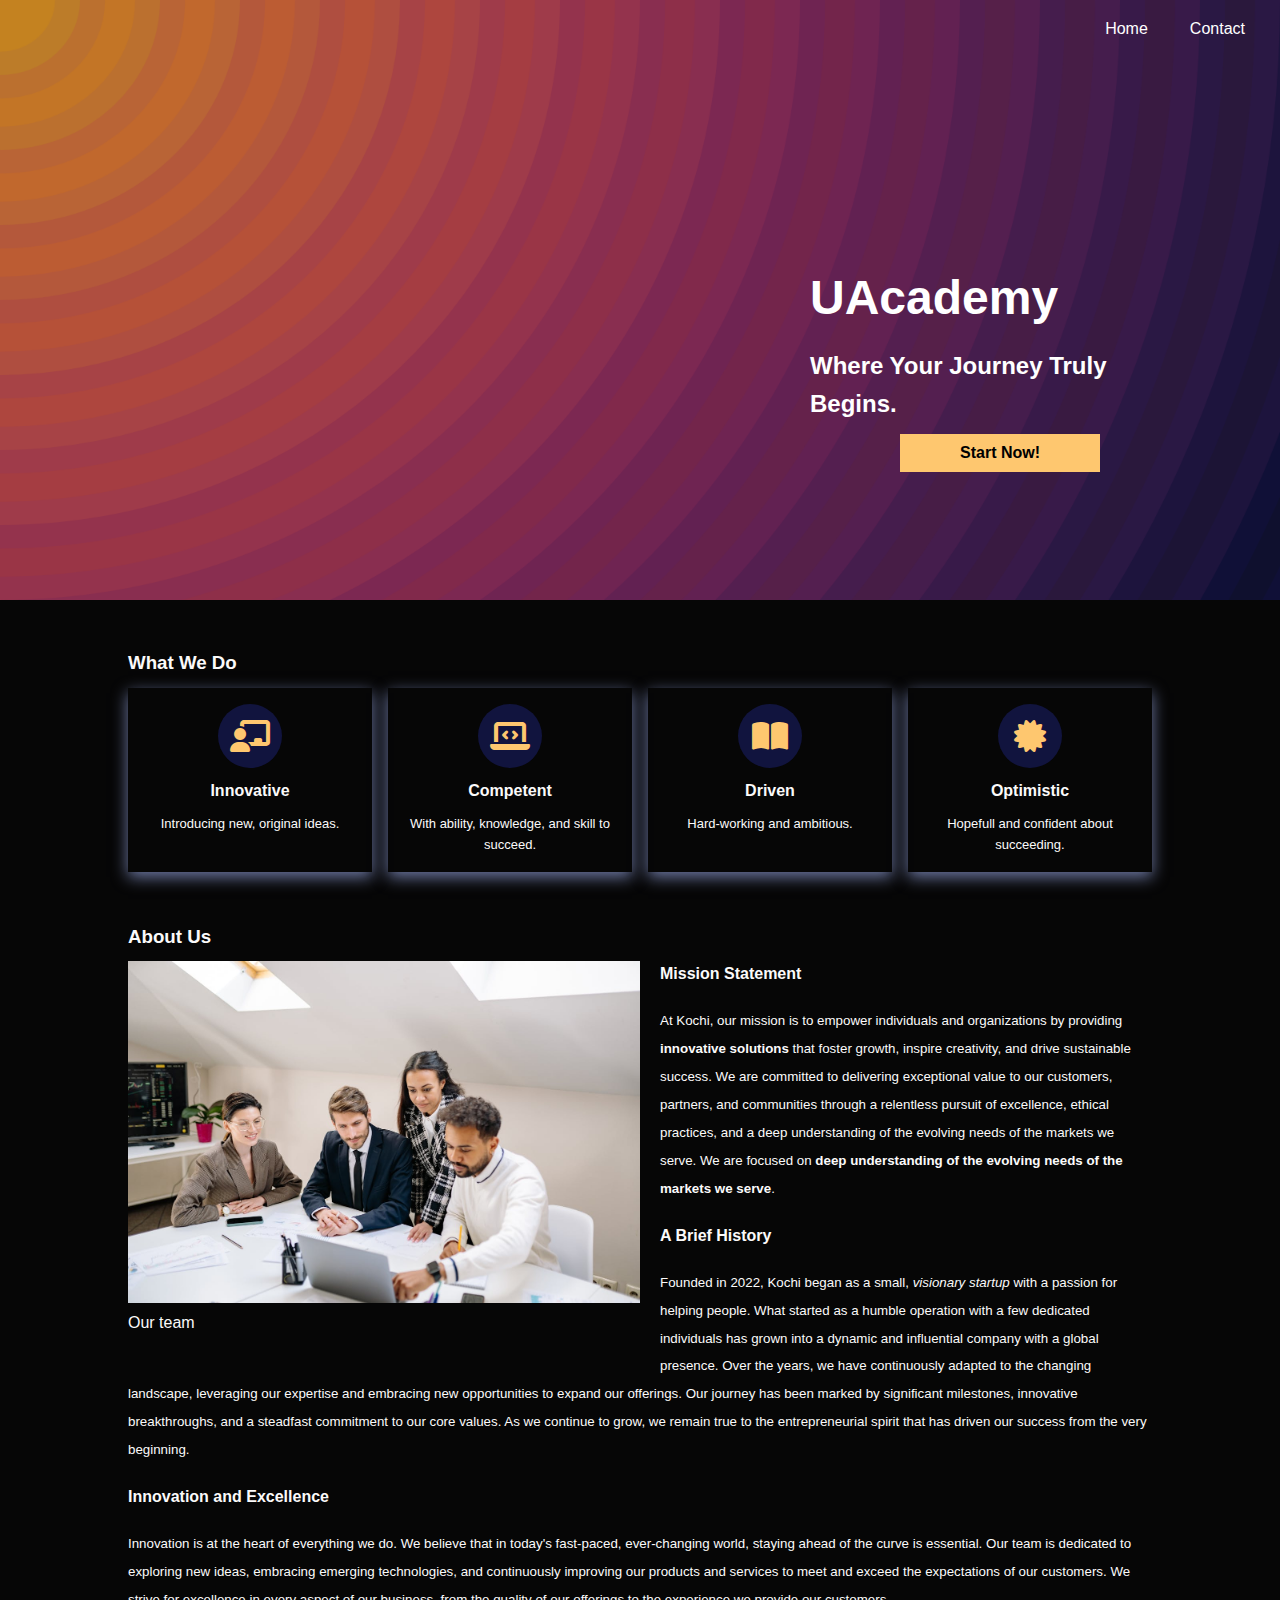
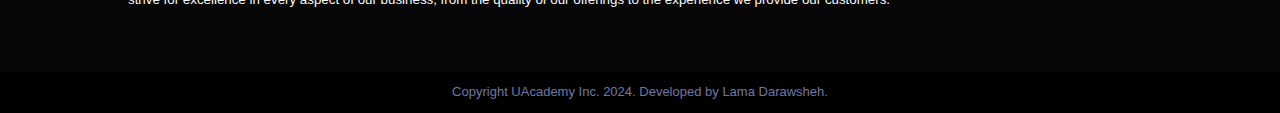
<file: index.html>
<!DOCTYPE html>
<html lang="en">
  <head>
    <meta charset="UTF-8" />
    <meta name="viewport" content="width=device-width, initial-scale=1.0" />
    <title>UAcademy</title>
    <link rel="stylesheet" href="./css/main.css" />
    <link rel="stylesheet" href="./css/home.css" />
    <link
      rel="stylesheet"
      href="https://cdnjs.cloudflare.com/ajax/libs/font-awesome/6.4.2/css/all.min.css"
    />
  </head>
  <body>
    <header>
      <nav class="nav">
        <ul class="nav-menu">
          <li><a class="nav-link" href="#">Home</a></li>
          <li><a class="nav-link" href="./contact/contact.html">Contact</a></li>
        </ul>
      </nav>
    </header>

    <section class="hero-section">
      <img
        class="hero-img"
        src="./images/rainbow-vortex.png"
        alt="hero image"
      />
      <div class="hero-info">
        <h1>UAcademy</h1>
        <h2>Where Your Journey Truly Begins.</h2>
        <button>Start Now!</button>
      </div>
    </section>

    <main class="home-main">
      <section class="services-section">
        <h3>What We Do</h3>
        <section class="cards-container">
          <div class="card-item">
            <i class="fa-solid fa-chalkboard-teacher"></i>
            <h4>Innovative</h4>
            <p>Introducing new, original ideas.</p>
          </div>
          <div class="card-item">
            <i class="fa-solid fa-laptop-code"></i>
            <h4>Competent</h4>
            <p>With ability, knowledge, and skill to succeed.</p>
          </div>
          <div class="card-item">
            <i class="fa-solid fa-book-open"></i>
            <h4>Driven</h4>
            <p>Hard-working and ambitious.</p>
          </div>
          <div class="card-item">
            <i class="fa-solid fa-certificate"></i>
            <h4>Optimistic</h4>
            <p>Hopefull and confident about succeeding.</p>
          </div>
        </section>
      </section>
      <section class="about-section">
        <h3>About Us</h3>
        <article class="article-content">
          <figure class="figure">
            <img
              class="article-img"
              src="./images/people-working.jpg"
              alt="people-working"
            />
            <figcaption>Our team</figcaption>
          </figure>

          <h4>Mission Statement</h4>

          <p>
            At Kochi, our mission is to empower individuals and organizations by
            providing
            <strong>innovative solutions</strong> that foster growth, inspire
            creativity, and drive sustainable success. We are committed to
            delivering exceptional value to our customers, partners, and
            communities through a relentless pursuit of excellence, ethical
            practices, and a deep understanding of the evolving needs of the
            markets we serve. We are focused on
            <strong
              >deep understanding of the evolving needs of the markets we
              serve</strong
            >.
          </p>

          <h4>A Brief History</h4>
          <p>
            Founded in <time datetime="2022">2022</time>, Kochi began as a
            small, <span class="italic-text">visionary startup</span> with a
            passion for helping people. What started as a humble operation with
            a few dedicated individuals has grown into a dynamic and influential
            company with a global presence. Over the years, we have continuously
            adapted to the changing landscape, leveraging our expertise and
            embracing new opportunities to expand our offerings. Our journey has
            been marked by significant milestones, innovative breakthroughs, and
            a steadfast commitment to our core values. As we continue to grow,
            we remain true to the entrepreneurial spirit that has driven our
            success from the very beginning.
          </p>
          <h4>Innovation and Excellence</h4>
          <p>
            Innovation is at the heart of everything we do. We believe that in
            today's fast-paced, ever-changing world, staying ahead of the curve
            is essential. Our team is dedicated to exploring new ideas,
            embracing emerging technologies, and continuously improving our
            products and services to meet and exceed the expectations of our
            customers. We strive for excellence in every aspect of our business,
            from the quality of our offerings to the experience we provide our
            customers.
          </p>
        </article>
      </section>
    </main>
    <footer>
      Copyright UAcademy Inc. <time datetime="2024">2024</time>. Developed by
      Lama Darawsheh.
    </footer>
  </body>
</html>
</file>
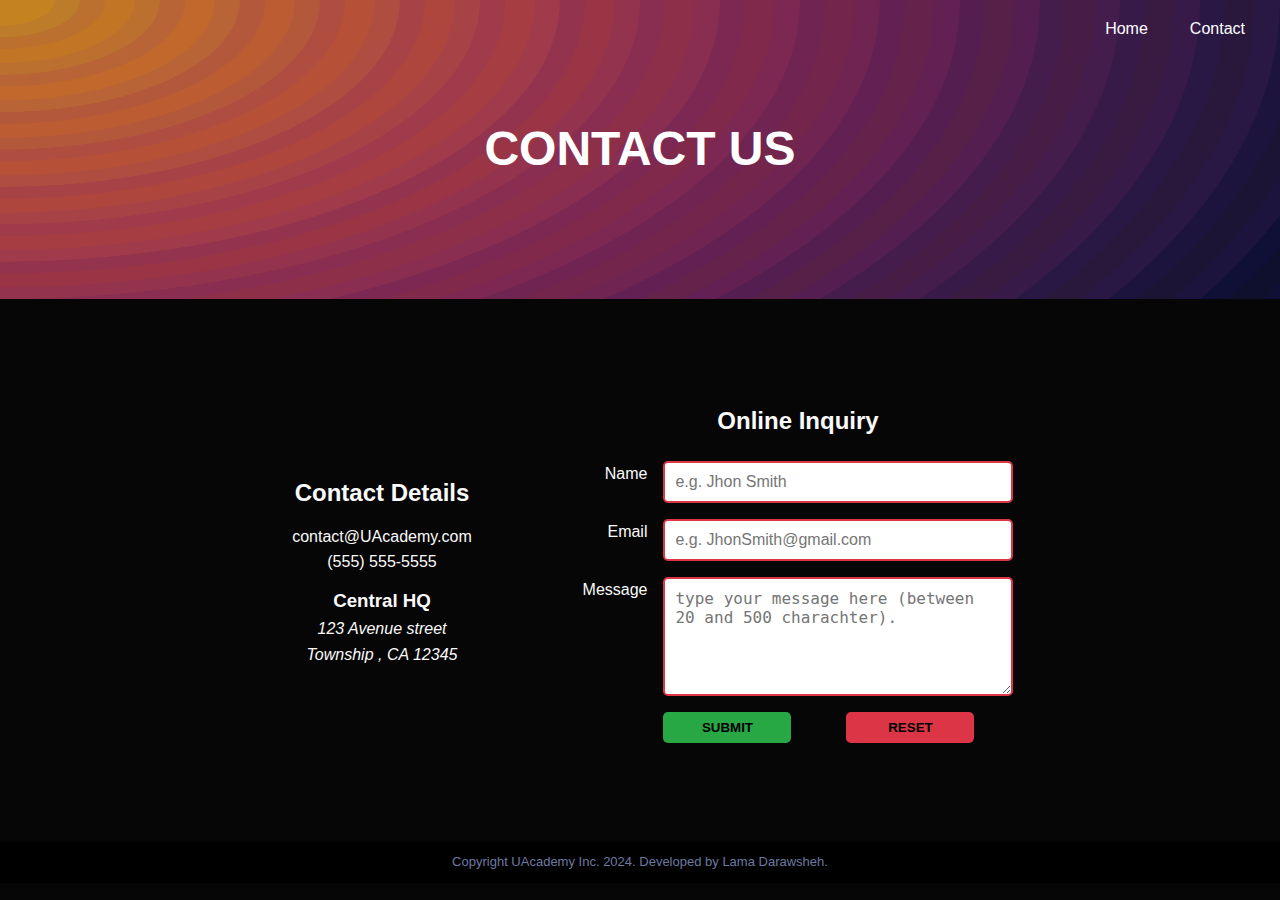
<file: contact/contact.html>
<!DOCTYPE html>
<html lang="en">
  <head>
    <meta charset="UTF-8" />
    <meta name="viewport" content="width=device-width, initial-scale=1.0" />
    <title>Contact</title>
    <link rel="stylesheet" href="../css/main.css" />
    <link rel="stylesheet" href="../css/contact.css" />
    <link
      rel="stylesheet"
      href="https://cdnjs.cloudflare.com/ajax/libs/font-awesome/6.4.2/css/all.min.css"
    />
  </head>
  <body>
    <header>
      <nav class="nav">
        <ul class="nav-menu">
          <li><a class="nav-link" href="../index.html">Home</a></li>
          <li><a class="nav-link" href="#">Contact</a></li>
        </ul>
      </nav>
      <section class="hero-section">
        <img
          class="hero-img"
          src="../images/rainbow-vortex.png"
          alt="hero image"
        />
        <div class="hero-info">
          <h1>CONTACT US</h1>
        </div>
      </section>
    </header>
    <main>
      <section class="contact-section">
        <h2 class="contact-heading">Contact Details</h2>
        <p>contact@UAcademy.com </p>
        <p>(555) 555-5555</p> 
        <h3>Central HQ</h3>
        <p><address>123 Avenue street </address></p>
        <p><address> Township , CA 12345</address></p>
      </section>
      <section class="inquiry-section">
        <h2 class="inquiry-heading">Online Inquiry</h2>
        <form class="inquiry-form" action="#" method="get" >
          <label class="name-label" for="name">Name</label>
          <input class="name-input" id="name" placeholder="e.g. Jhon Smith"  type="text" required />
          <label class="email-label" for="email">Email</label>
          <input class="email-input" id="email" placeholder="e.g. JhonSmith@gmail.com" type="email" required />
          <label class="textarea-label" for="message">Message</label>
          <textarea
            id="message"
            class="area-input"
            placeholder="type your message here (between 20 and 500 charachter)."
            rows="5"
            required
          ></textarea>
          <button class="submit-button" type="submit">SUBMIT</button>
          <button class="reset-button" type="reset">RESET</button>
        </form>
      </section>
    </main>
    <footer>
      Copyright UAcademy Inc. <time datetime="2024">2024</time>. Developed by
      Lama Darawsheh.
    </footer>
  </body>
</html>
</file>
<file: css/main.css>
* {
  margin: 0;
  padding: 0;
  box-sizing: border-box;
}
header {
  flex-wrap: wrap;
}
.nav {
  position: absolute;
  top: 0.5rem;
  right: 1.19rem;
}
.nav-menu {
  list-style-type: none;
  padding: 0;
  display: flex;
  flex-direction: row;
  gap: 10px;
}
.nav-link {
  color: white;
  text-decoration: none;
  padding: 0.5em 1em;
  display: block;
  text-align: center;
}

body {
  font-family: Arial, sans-serif;
  line-height: 1.6;
  background-color: #060606;
  color: #fbfafa;
  min-height: 100%;
  display: flex;
  flex-direction: column;
  justify-content: center;
  justify-self: center;
}

footer {
  background-color: black;
  font-size: small;
  text-align: center;
  padding: 10px;
  color: #6e79a3;
}
</file>
<file: css/home.css>
.hero-section {
  flex-wrap: wrap;
}
.hero-img {
  display: block;
  height: 37.5rem;
  width: 100vw;
}
.hero-info h1 {
  font-size: 3rem;
}
.hero-info {
  color: white;
  padding: 10px;
  width: 25rem;
  height: auto;
  position: absolute;
  top: 15.625rem;
  right: 5rem;
  display: flex;
  flex-direction: column;
  flex-wrap: wrap;
  gap: 10px;
}
.hero-info button {
  width: 12.5rem;
  padding: 10px;
  align-self: center;
  background-color: #fec76f;
  font-weight: bold;
  font-size: 1rem;
  border: none;
}

.home-main {
  display: flex;
  flex-direction: column;
  flex-wrap: wrap;
  gap: 40px;
  padding: 3% 10%;
}

h3 {
  padding: 10px 0;
}
.services-section,
.about-section {
  display: flex;
  flex-direction: column;
  flex-wrap: wrap;
}

.cards-container {
  display: flex;
  flex-wrap: wrap;
  justify-content: center;
  gap: 1rem;
}

.card-item {
  flex: 1 1 22%;
  display: flex;
  flex-direction: column;
  justify-content: center;
  align-items: center;
  box-shadow: 0px 5px 15px #6e79a3;
  gap: 10px;
  padding: 1rem;
  text-align: center;
}

.card-item i {
  font-size: 2rem;
  width: 4rem;
  height: 4rem;
  border-radius: 50%;
  color: #fec76f;
  background-color: #11143e;
  display: flex;
  justify-content: center;
  align-items: center;
  align-self: center;
  text-align: center;
}

.card-item span {
  font-size: 2rem;
}
.card-item p {
  flex-grow: 1;
  font-size: small;
  text-align: center;
}
.figure {
  width: 50%;
  height: 40%;
  float: left;
  margin: 0px 20px 20px 0px;
}
.article-img {
  width: 100%;
}
article h4 {
  margin-bottom: 20px;
}

article p {
  margin-bottom: 20px;
  line-height: 2.1;
  font-size: smaller;
}
.italic-text {
  font-style: italic;
}

@media (max-width: 768px) {
  .hero-info {
    max-width: 70%;
    top: 10rem;
    right: 10%;
  }

  .hero-info h1 {
    font-size: 2.5rem;
  }

  .hero-info button {
    width: 80%;
  }
  .figure {
    width: 60%;
  }
  .card-item {
    flex-basis: 22%;
  }
}

@media (max-width: 480px) {
  .hero-info {
    max-width: 90%;
    top: 10rem;
    right: 5%;
  }

  .hero-info h1 {
    font-size: 2rem;
  }
  .hero-info h2 {
    font-size: 1.4rem;
  }

  .hero-info button {
    width: 60%;
    font-size: 0.9rem;
  }
  .cards-container {
    justify-content: center;
  }
  .figure {
    width: 100%;
  }
  .card-item {
    flex-basis: 45%;
  }
}
</file>
<file: css/contact.css>
.hero-section {
  display: flex;
  justify-content: center;
  align-items: center;
  flex-wrap: wrap;
  width: 100%;
  height: auto;
}

.hero-img {
  display: block;
  height: 18.7rem;
  width: 100vw;
}

.hero-info {
  color: white;
  padding: 10px;
  height: auto;
  position: absolute;
  display: flex;
  flex-direction: column;
  flex-wrap: wrap;
  gap: 10px;
}
.hero-info h1 {
  font-size: 3rem;
  text-align: center;
}

main {
  display: flex;
  justify-content: center;
  flex-wrap: wrap;
  gap: 1rem;
  padding: 5% 5%;
}
.contact-section {
  flex-grow: 1;
  padding: 3%;
  display: flex;
  flex-direction: column;
  justify-content: center;
  align-items: center;
  max-width: 300px;
}
.contact-heading {
  margin-bottom: 5%;
}
.contact-section p {
  text-align: center;
}
address {
  text-align: center;
}
.contact-section h3 {
  margin-top: 5%;
}

.inquiry-section {
  flex-grow: 2;
  flex-basis: 25%;
  padding: 3%;
  display: flex;
  flex-direction: column;
  justify-content: center;
  gap: 1rem;
  max-width: 500px;
}

.inquiry-form {
  display: grid;
  grid-template-rows: repeat(4, auto);
  grid-template-columns: auto repeat(2, 1fr);
  grid-template-areas:
    "name-label name-input name-input"
    "email-label email-input email-input"
    "textarea-label area-input area-input"
    ". submit-button reset-button";
  gap: 1rem;
}

.inquiry-heading {
  padding: 1%;
  text-align: center;
}

.name-label {
  grid-area: name-label;
  text-align: end;
}

.name-input {
  grid-area: name-input;
}

.email-label {
  grid-area: email-label;
  text-align: end;
}

.email-input {
  grid-area: email-input;
}

.textarea-label {
  grid-area: textarea-label;
  text-align: end;
}

.area-input {
  grid-area: area-input;
}

.submit-button {
  grid-area: submit-button;
  padding: 5%;
  width: 8rem;
  font-weight: bold;
  border-radius: 5px;
  border: none;
  cursor: pointer;
  transition: 0.3s;
}

.reset-button {
  grid-area: reset-button;
  padding: 5%;
  width: 8rem;
  font-weight: bold;
  border-radius: 5px;
  border: none;
  cursor: pointer;
  transition: 0.3s;
}

.inquiry-form input,
.inquiry-form textarea {
  width: 100%;
  padding: 10px;
  font-size: 1rem;
  border: 2px solid #ccc;
  border-radius: 5px;
}

.inquiry-form input:invalid,
.inquiry-form textarea:invalid {
  border-color: #dc3545;
}

.inquiry-form input:valid,
.inquiry-form textarea:valid {
  border-color: #28a745;
}

.submit-button {
  background-color: #28a745;
}

.reset-button {
  background-color: #dc3545;
}

.submit-button:hover {
  background-color: #218838;
}

.reset-button:hover {
  background-color: #c82333;
}

@media (max-width: 768px) {
  .hero-info h1 {
    font-size: 2.5rem;
  }
}
@media (max-width: 480px) {
  .hero-info h1 {
    font-size: 2rem;
  }
}
</file>
